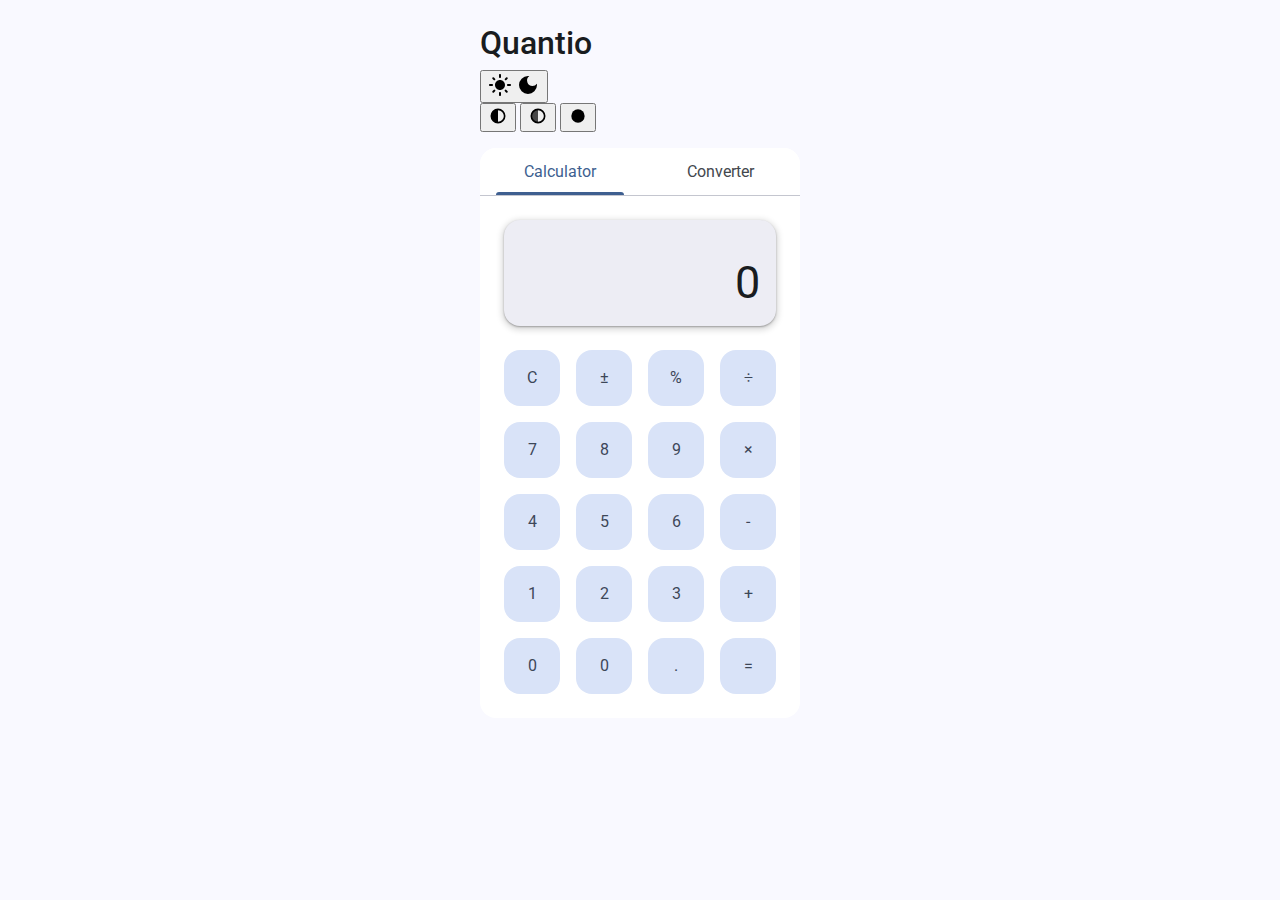
<file: index.html>
<!DOCTYPE html>
<html lang="pt-BR">

  <head>
    <meta charset="UTF-8">
    <meta name="viewport"
          content="width=device-width, initial-scale=1.0">
    <title>Quantio</title>
    <link href="https://fonts.googleapis.com/css2?family=Roboto:wght@400;500&display=swap"
          rel="stylesheet">
    <!-- Theme (default: light) -->
    <link rel="stylesheet"
          href="css/themes/theme-light.css"
          id="theme-stylesheet">
    <!-- Base & Components -->
    <link rel="stylesheet"
          href="css/base.css">
    <link rel="stylesheet"
          href="css/tabs.css">
    <link rel="stylesheet"
          href="css/calculator.css">
    <link rel="stylesheet"
          href="css/converter.css">
  </head>

  <body>
    <main>
      <header class="header">
        <h1>Quant<span class="text--green">i</span><span class="text--red">o</span></h1>
        <div class="theme-controls">
          <button class="theme-toggle" id="theme-toggle" type="button" aria-label="Toggle theme">
            <svg class="theme-toggle__icon theme-toggle__icon--light" viewBox="0 0 24 24" width="24" height="24">
              <path fill="currentColor" d="M12 7c-2.76 0-5 2.24-5 5s2.24 5 5 5 5-2.24 5-5-2.24-5-5-5zM2 13h2c.55 0 1-.45 1-1s-.45-1-1-1H2c-.55 0-1 .45-1 1s.45 1 1 1zm18 0h2c.55 0 1-.45 1-1s-.45-1-1-1h-2c-.55 0-1 .45-1 1s.45 1 1 1zM11 2v2c0 .55.45 1 1 1s1-.45 1-1V2c0-.55-.45-1-1-1s-1 .45-1 1zm0 18v2c0 .55.45 1 1 1s1-.45 1-1v-2c0-.55-.45-1-1-1s-1 .45-1 1zM5.99 4.58a.996.996 0 00-1.41 0 .996.996 0 000 1.41l1.06 1.06c.39.39 1.03.39 1.41 0s.39-1.03 0-1.41L5.99 4.58zm12.37 12.37a.996.996 0 00-1.41 0 .996.996 0 000 1.41l1.06 1.06c.39.39 1.03.39 1.41 0a.996.996 0 000-1.41l-1.06-1.06zm1.06-10.96a.996.996 0 000-1.41.996.996 0 00-1.41 0l-1.06 1.06c-.39.39-.39 1.03 0 1.41s1.03.39 1.41 0l1.06-1.06zM7.05 18.36a.996.996 0 000-1.41.996.996 0 00-1.41 0l-1.06 1.06c-.39.39-.39 1.03 0 1.41s1.03.39 1.41 0l1.06-1.06z"/>
            </svg>
            <svg class="theme-toggle__icon theme-toggle__icon--dark" viewBox="0 0 24 24" width="24" height="24">
              <path fill="currentColor" d="M12 3a9 9 0 109 9c0-.46-.04-.92-.1-1.36a5.389 5.389 0 01-4.4 2.26 5.403 5.403 0 01-3.14-9.8c-.44-.06-.9-.1-1.36-.1z"/>
            </svg>
          </button>
          <div class="contrast-selector" id="contrast-selector">
            <button class="contrast-selector__btn contrast-selector__btn--active" data-contrast="default" type="button" aria-label="Default contrast">
              <svg viewBox="0 0 24 24" width="20" height="20">
                <circle cx="12" cy="12" r="8" fill="none" stroke="currentColor" stroke-width="2"/>
                <path fill="currentColor" d="M12 4a8 8 0 000 16V4z"/>
              </svg>
            </button>
            <button class="contrast-selector__btn" data-contrast="mc" type="button" aria-label="Medium contrast">
              <svg viewBox="0 0 24 24" width="20" height="20">
                <circle cx="12" cy="12" r="8" fill="none" stroke="currentColor" stroke-width="2"/>
                <path fill="currentColor" d="M12 4a8 8 0 000 16V4z" opacity="0.7"/>
              </svg>
            </button>
            <button class="contrast-selector__btn" data-contrast="hc" type="button" aria-label="High contrast">
              <svg viewBox="0 0 24 24" width="20" height="20">
                <circle cx="12" cy="12" r="8" fill="currentColor"/>
              </svg>
            </button>
          </div>
        </div>
      </header>
      <section class="tabs">
        <div class="tabs__header">
          <button class="tabs__item tabs__item--active"
                  data-tab="calculator">
            <span class="tabs__label">Calculator</span>
          </button>
          <button class="tabs__item"
                  data-tab="converter">
            <span class="tabs__label">Converter</span>
          </button>
        </div>
        <div class="tabs__content">
          <!-- Calculator Tab -->
          <div class="tabs__panel tabs__panel--active"
               id="calculator">
            <div class="calculator">
              <div class="calculator__display">
                <span class="calculator__expression"></span>
                <span class="calculator__result">0</span>
              </div>
              <button class="calculator__button"
                      type="button">C</button>
              <button class="calculator__button"
                      type="button">±</button>
              <button class="calculator__button"
                      type="button">%</button>
              <button class="calculator__button"
                      type="button">÷</button>
              <button class="calculator__button"
                      type="button">7</button>
              <button class="calculator__button"
                      type="button">8</button>
              <button class="calculator__button"
                      type="button">9</button>
              <button class="calculator__button"
                      type="button">×</button>
              <button class="calculator__button"
                      type="button">4</button>
              <button class="calculator__button"
                      type="button">5</button>
              <button class="calculator__button"
                      type="button">6</button>
              <button class="calculator__button"
                      type="button">-</button>
              <button class="calculator__button"
                      type="button">1</button>
              <button class="calculator__button"
                      type="button">2</button>
              <button class="calculator__button"
                      type="button">3</button>
              <button class="calculator__button"
                      type="button">+</button>
              <button class="calculator__button"
                      type="button">0</button>
              <button class="calculator__button"
                      type="button">0</button>
              <button class="calculator__button"
                      type="button">.</button>
              <button class="calculator__button"
                      type="button">=</button>
            </div>
          </div>
          <!-- Converter Tab -->
          <div class="tabs__panel"
               id="converter">
            <div class="converter">
              <label class="converter__label"
                     for="category-select">Conversion category:</label>
              <select class="converter__select"
                      id="category-select"
                      name="category">
                <option value="length">Length</option>
                <option value="mass">Mass / Weight</option>
                <option value="temperature">Temperature</option>
                <option value="volume">Volume</option>
                <option value="time">Time</option>
              </select>
            </div>
          </div>
        </div>
      </section>
    </main>

    <!-- Scripts -->
    <script type="module"
            src="js/main.js"></script>
  </body>

</html>
</file>
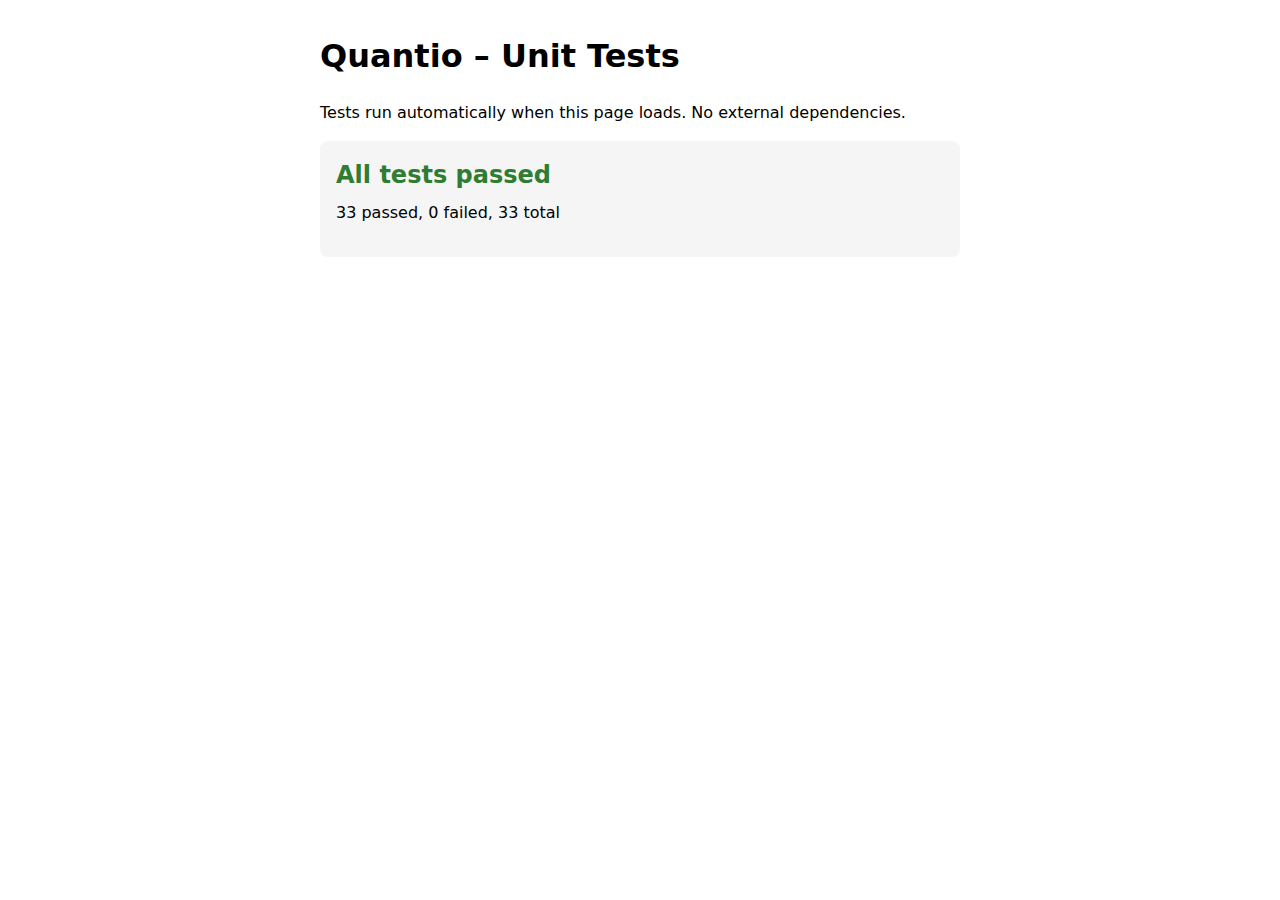
<file: tests/index.html>
<!DOCTYPE html>
<html lang="en">
  <head>
    <meta charset="UTF-8" />
    <meta name="viewport" content="width=device-width, initial-scale=1.0" />
    <title>Quantio – Unit Tests</title>
    <style>
      body {
        font-family: system-ui, -apple-system, sans-serif;
        max-width: 640px;
        margin: 0 auto;
        padding: 2rem;
        line-height: 1.5;
      }
      h1 {
        margin-top: 0;
      }
      #test-results {
        margin-top: 1rem;
        padding: 1rem;
        background: #f5f5f5;
        border-radius: 8px;
      }
    </style>
  </head>
  <body>
    <h1>Quantio – Unit Tests</h1>
    <p>
      Tests run automatically when this page loads. No external dependencies.
    </p>
    <div id="test-results">Running tests…</div>
    <script type="module" src="./run.js"></script>
  </body>
</html>
</file>
<file: css/themes/theme-light.css>
:root[data-theme='light'] {
  --md-sys-color-primary: rgb(62 95 144);
  --md-sys-color-surface-tint: rgb(62 95 144);
  --md-sys-color-on-primary: rgb(255 255 255);
  --md-sys-color-primary-container: rgb(213 227 255);
  --md-sys-color-on-primary-container: rgb(36 71 119);
  --md-sys-color-secondary: rgb(85 95 113);
  --md-sys-color-on-secondary: rgb(255 255 255);
  --md-sys-color-secondary-container: rgb(217 227 248);
  --md-sys-color-on-secondary-container: rgb(61 71 88);
  --md-sys-color-tertiary: rgb(110 86 118);
  --md-sys-color-on-tertiary: rgb(255 255 255);
  --md-sys-color-tertiary-container: rgb(248 216 254);
  --md-sys-color-on-tertiary-container: rgb(85 62 93);
  --md-sys-color-error: rgb(186 26 26);
  --md-sys-color-on-error: rgb(255 255 255);
  --md-sys-color-error-container: rgb(255 218 214);
  --md-sys-color-on-error-container: rgb(147 0 10);
  --md-sys-color-background: rgb(249 249 255);
  --md-sys-color-on-background: rgb(25 28 32);
  --md-sys-color-surface: rgb(249 249 255);
  --md-sys-color-on-surface: rgb(25 28 32);
  --md-sys-color-surface-variant: rgb(224 226 236);
  --md-sys-color-on-surface-variant: rgb(67 71 78);
  --md-sys-color-outline: rgb(116 119 127);
  --md-sys-color-outline-variant: rgb(196 198 207);
  --md-sys-color-shadow: rgb(0 0 0);
  --md-sys-color-scrim: rgb(0 0 0);
  --md-sys-color-inverse-surface: rgb(46 48 53);
  --md-sys-color-inverse-on-surface: rgb(240 240 247);
  --md-sys-color-inverse-primary: rgb(167 200 255);
  --md-sys-color-primary-fixed: rgb(213 227 255);
  --md-sys-color-on-primary-fixed: rgb(0 28 59);
  --md-sys-color-primary-fixed-dim: rgb(167 200 255);
  --md-sys-color-on-primary-fixed-variant: rgb(36 71 119);
  --md-sys-color-secondary-fixed: rgb(217 227 248);
  --md-sys-color-on-secondary-fixed: rgb(18 28 43);
  --md-sys-color-secondary-fixed-dim: rgb(189 199 220);
  --md-sys-color-on-secondary-fixed-variant: rgb(61 71 88);
  --md-sys-color-tertiary-fixed: rgb(248 216 254);
  --md-sys-color-on-tertiary-fixed: rgb(39 19 47);
  --md-sys-color-tertiary-fixed-dim: rgb(219 189 226);
  --md-sys-color-on-tertiary-fixed-variant: rgb(85 62 93);
  --md-sys-color-surface-dim: rgb(217 218 224);
  --md-sys-color-surface-bright: rgb(249 249 255);
  --md-sys-color-surface-container-lowest: rgb(255 255 255);
  --md-sys-color-surface-container-low: rgb(243 243 250);
  --md-sys-color-surface-container: rgb(237 237 244);
  --md-sys-color-surface-container-high: rgb(231 232 238);
  --md-sys-color-surface-container-highest: rgb(225 226 233);
}
</file>
<file: css/base.css>
/* Base Styles */
* {
    box-sizing: border-box;
}

body {
    display: flex;
    flex-direction: column;
    margin: 0;
    font-family: 'Roboto', sans-serif;
    background-color: var(--md-sys-color-background);
    color: var(--md-sys-color-on-background);
    min-height: 100vh;
}

main {
    display: flex;
    flex-direction: column;
    gap: 16px;
    padding: 24px;
    max-width: 500px;
    margin: 0 auto;
}

h1 {
    color: var(--md-sys-color-on-background);
    font-weight: 500;
    margin: 0 0 8px 0;
}
</file>
<file: css/tabs.css>
/* ==========================================================================
   TABS COMPONENT (BEM)
   Block: .tabs
   ========================================================================== */

/* Block */
.tabs {
    display: flex;
    flex-direction: column;
    background: var(--md-sys-color-surface-container-lowest);
    border-radius: 16px;
    box-shadow: 0 1px 3px rgba(var(--md-sys-color-shadow), 0.12), 
                0 1px 2px rgba(var(--md-sys-color-shadow), 0.08);
    overflow: hidden;
}

/* Elements */
.tabs__header {
    display: flex;
    position: relative;
    background: var(--md-sys-color-surface-container-lowest);
    border-bottom: 1px solid var(--md-sys-color-outline-variant);
}

.tabs__item {
    display: flex;
    flex-direction: column;
    align-items: center;
    justify-content: flex-end;
    flex: 1 0 0;
    align-self: stretch;
    padding: 14px 2rem;
    gap: 4px;
    border: none;
    background: transparent;
    font: var(--md-text-title-medium);
    letter-spacing: var(--md-letter-spacing-title-medium);
    color: var(--md-sys-color-on-surface-variant);
    cursor: pointer;
    position: relative;
    transition: color 0.2s ease, background-color 0.2s ease;
}

.tabs__item:hover {
    background-color: rgba(29,27,32,0.08);
    color: var(--md-sys-color-primary);
}

.tabs__indicator {
    position: absolute;
    bottom: 0;
    height: 3px;
    background-color: var(--md-sys-color-primary);
    border-radius: 3px 3px 0 0;
    transition: left 0.25s cubic-bezier(0.4, 0, 0.2, 1), 
                width 0.25s cubic-bezier(0.4, 0, 0.2, 1);
}

.tabs__content {
    padding: 24px;
}

.tabs__panel {
    display: none;
}

/* Modifiers */
.tabs__item--active {
    color: var(--md-sys-color-primary);
}

.tabs__item--active::after {
    content: '';
    position: absolute;
    bottom: 0;
    left: 50%;
    transform: translateX(-50%);
    width: 80%;
    height: 3px;
    background-color: var(--md-sys-color-primary);
    border-radius: 3px 3px 0 0;
}

.tabs__panel--active {
    display: block;
    animation: tabs-fade-in 0.2s ease;
}

/* Animations */
@keyframes tabs-fade-in {
    from { 
        opacity: 0; 
        transform: translateY(4px); 
    }
    to { 
        opacity: 1; 
        transform: translateY(0); 
    }
}
</file>
<file: css/calculator.css>
/* ==========================================================================
   CALCULATOR COMPONENT (BEM)
   Block: .calculator
   ========================================================================== */

/* Block */
.calculator {
  display: grid;
  grid-template-columns: repeat(4, 3.5rem);
  gap: 1rem;
  width: fit-content;
}

/* Elements */
.calculator__display {
  grid-column: 1 / -1;
  display: flex;
  flex-direction: column;
  align-items: flex-end;
  justify-content: flex-end;
  min-height: 6rem;
  padding: 1rem;
  margin-bottom: 0.5rem;
  background: var(--md-sys-color-surface-container);
  box-shadow: 0 1px 2px 0 rgba(0, 0, 0, 0.30), 0 2px 6px 2px rgba(0, 0, 0, 0.15);
  border-radius: 1rem;
  overflow: hidden;
}

.calculator__expression {
  width: 100%;
  font: var(--md-text-body-medium);
  color: var(--md-sys-color-on-surface-variant);
  min-height: 1.25rem;
  word-break: break-all;
  text-align: right;
}

.calculator__result {
  width: 100%;
  font-size: 2.8rem;
  line-height: 1.2;
  font-weight: 400;
  color: var(--md-sys-color-on-surface);
  word-break: break-all;
  text-align: right;
  overflow-wrap: break-word;
}

.calculator__button {
  position: relative;
  display: inline-flex;
  flex-direction: column;
  justify-content: center;
  align-items: center;
  align-self: stretch;
  width: 3.5rem;
  height: 3.5rem;
  padding: 1rem;
  border-radius: 1rem;
  background: var(--md-sys-color-secondary-container);
  border: none;
  font: var(--md-text-title-medium);
  color: var(--md-sys-color-on-secondary-container);
  cursor: pointer;
  transition: transform 0.1s ease;
}

.calculator__button::before {
  content: '';
  position: absolute;
  inset: 0;
  border-radius: inherit;
  background: transparent;
  transition: background 0.15s ease;
  pointer-events: none;
}

.calculator__button:hover::before {
  background: var(--State-Layers-On-Secondary-Container-Opacity-08, rgba(74, 68, 89, 0.08));
}

.calculator__button:active {
  transform: scale(0.96);
}

/* Modifier: wide button (spans 2 columns) */
.calculator__button--wide {
  grid-column: span 2;
  width: calc(3.5rem * 2 + 1rem);
}
</file>
<file: css/converter.css>
/* ==========================================================================
   CONVERTER COMPONENT (BEM)
   Block: .converter
   ========================================================================== */

/* Block */
.converter {
    display: flex;
    flex-direction: column;
    gap: 16px;
}

/* Elements */
.converter__label {
    font-size: 14px;
    font-weight: 500;
    color: var(--md-sys-color-on-surface-variant);
}

.converter__select {
    padding: 12px 16px;
    font-size: 16px;
    font-family: 'Roboto', sans-serif;
    border: 1px solid var(--md-sys-color-outline-variant);
    border-radius: 8px;
    background: var(--md-sys-color-surface-container);
    color: var(--md-sys-color-on-surface);
    cursor: pointer;
    transition: border-color 0.2s ease;
}

.converter__select:focus {
    outline: none;
    border-color: var(--md-sys-color-primary);
}
</file>
